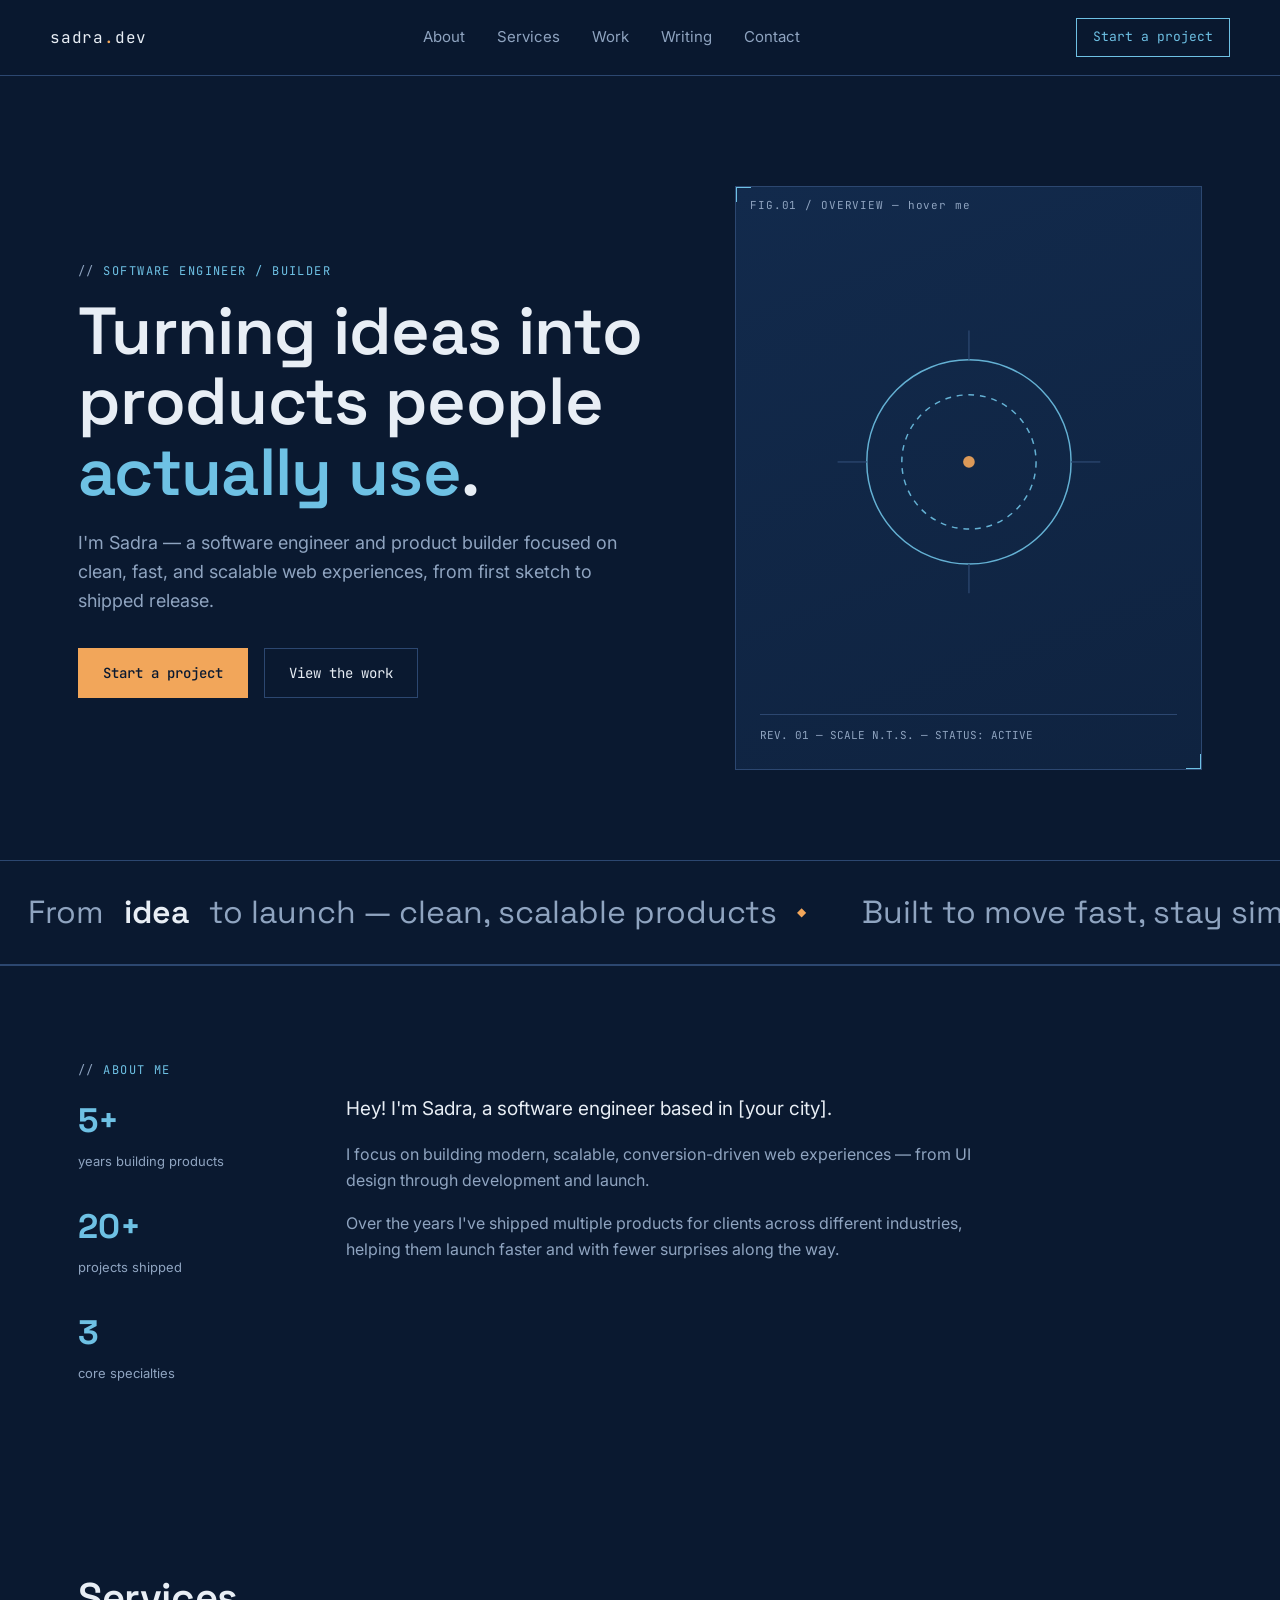
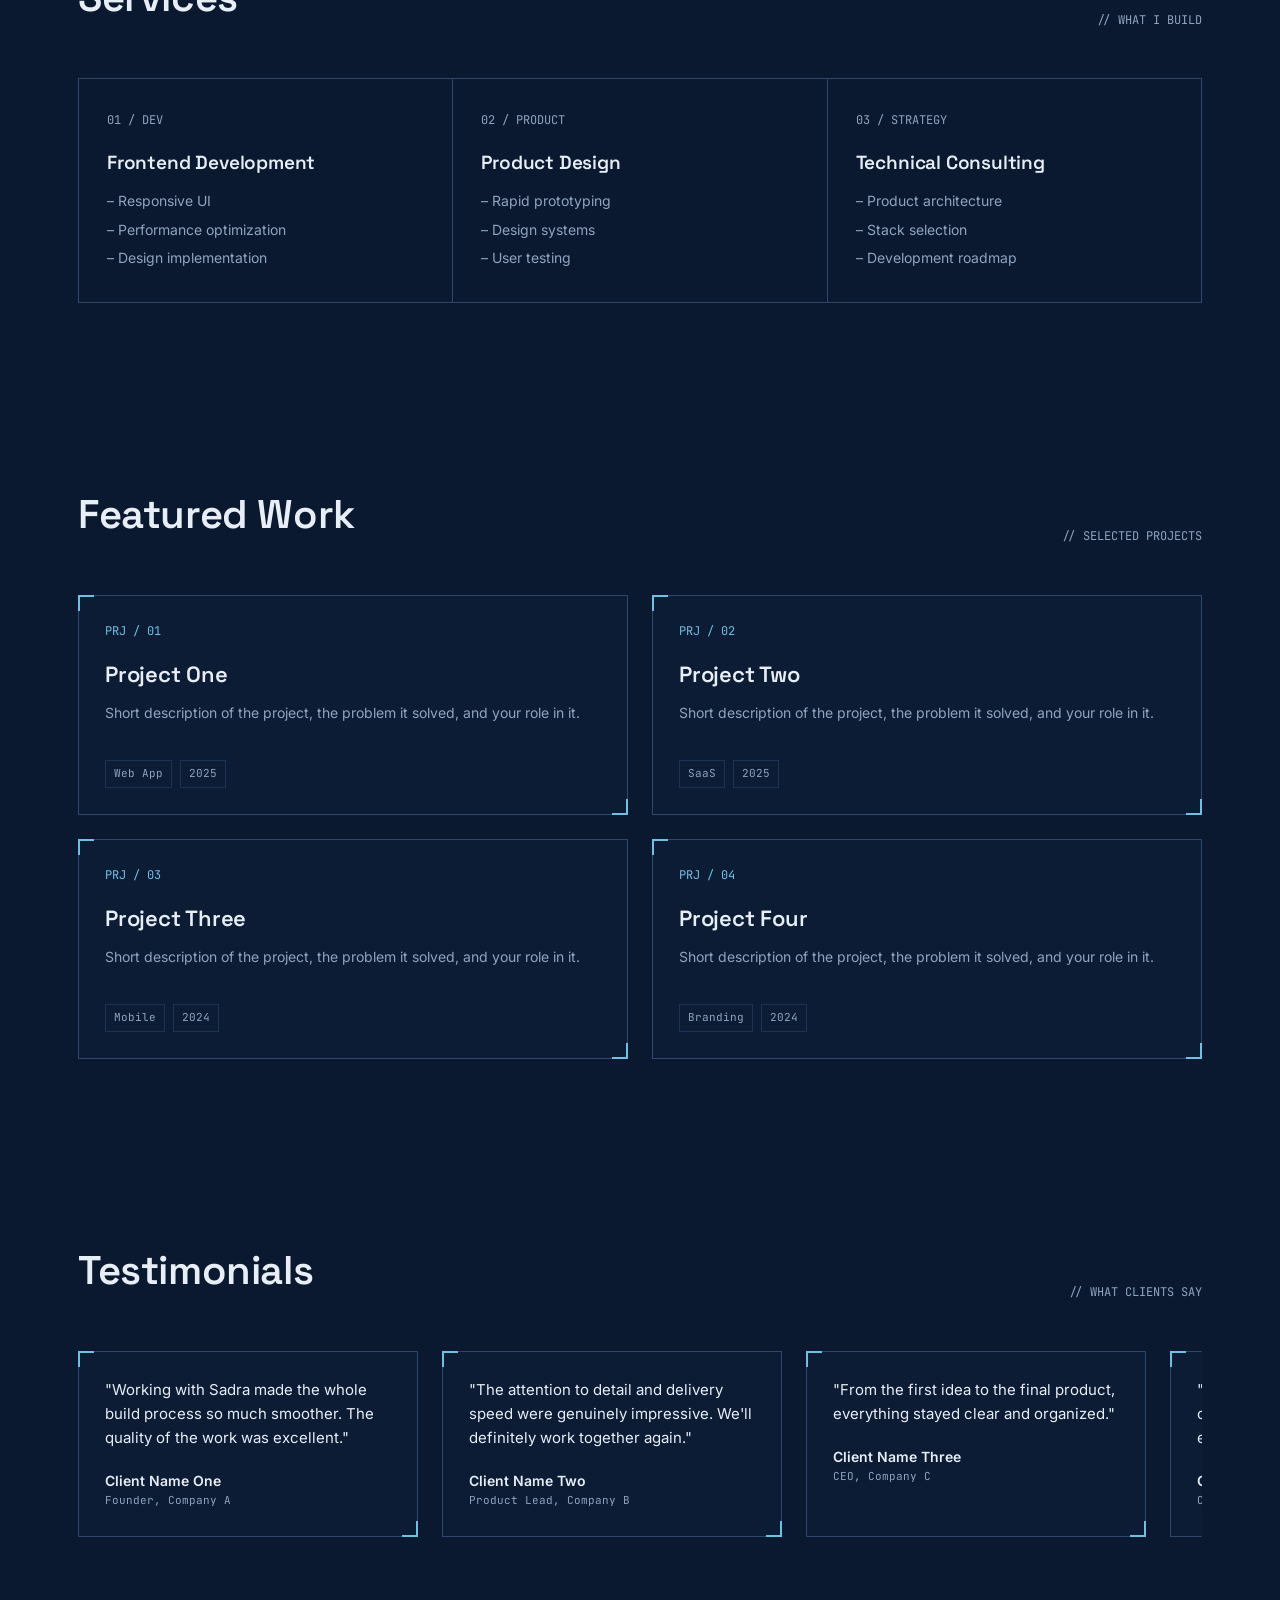
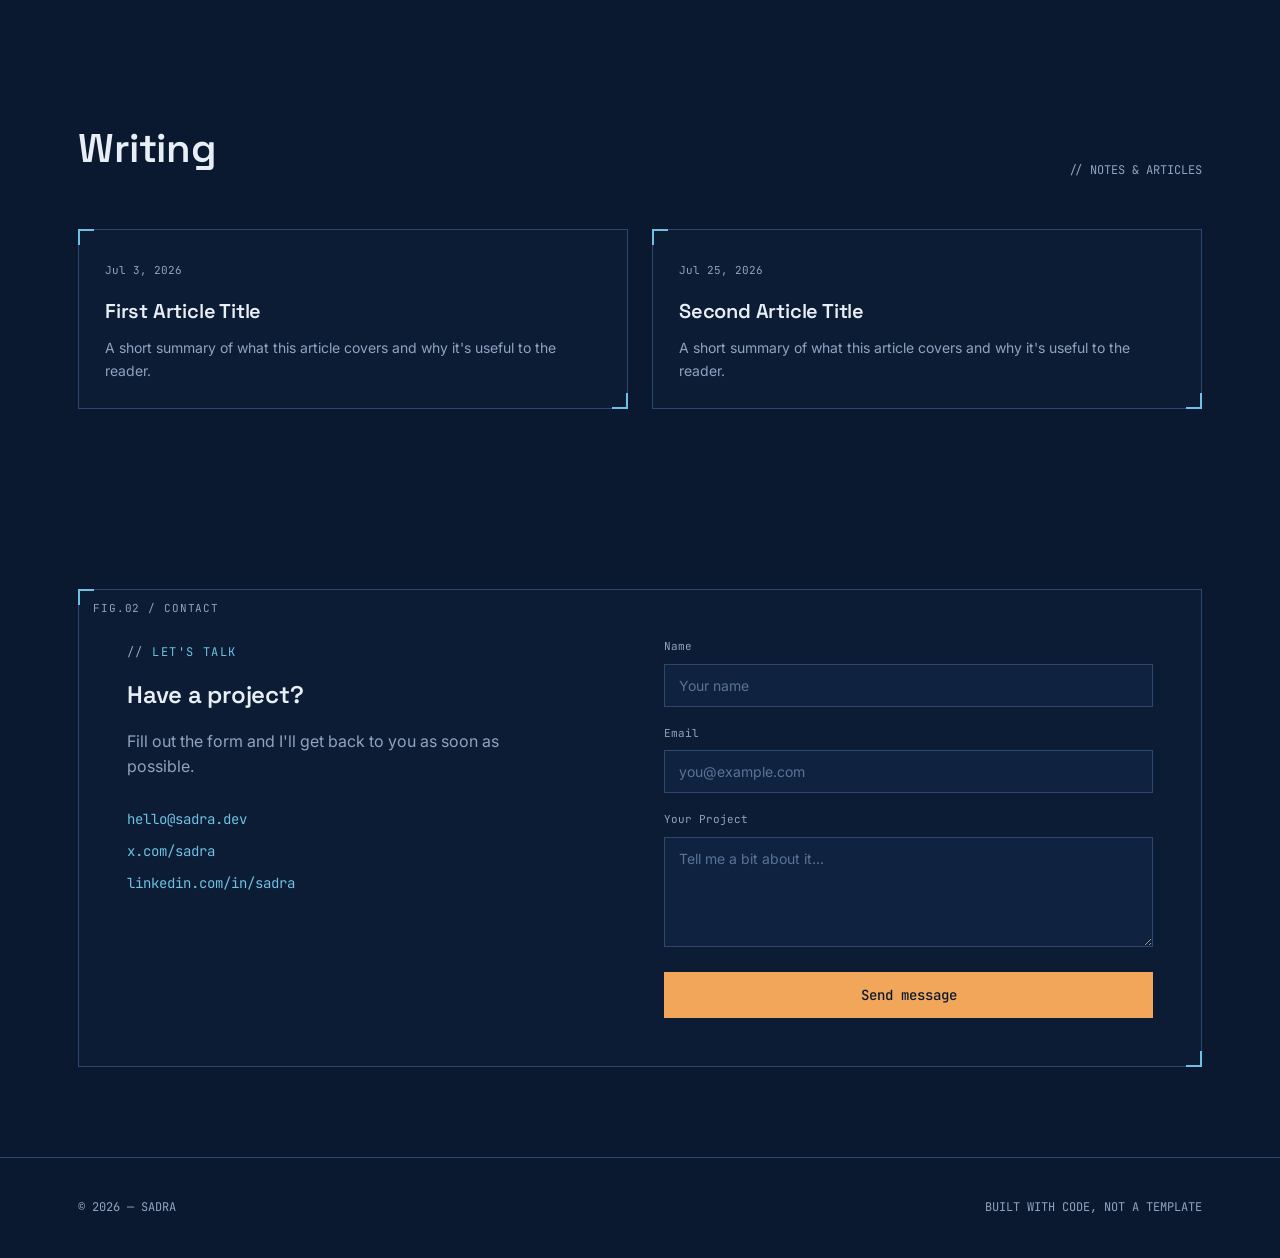
<file: Personel site1 update 2026-6-7/sadra-portfolio.html>
<!DOCTYPE html>
<html lang="en" dir="ltr">
<head>
<meta charset="UTF-8">
<meta name="viewport" content="width=device-width, initial-scale=1.0">
<title>Sadra — Software Engineer &amp; Product Builder</title>
<link rel="preconnect" href="https://fonts.googleapis.com">
<link href="https://fonts.googleapis.com/css2?family=Space+Grotesk:wght@400;500;600;700&family=JetBrains+Mono:wght@400;500&family=Inter:wght@400;500;600;700&display=swap" rel="stylesheet">
<style>
  :root{
    --bg:#0A1930;
    --surface:#0F2340;
    --surface-2:#122A4C;
    --line:#2C4770;
    --line-soft:#1B3358;
    --accent:#6EC1E4;
    --amber:#F2A65A;
    --text:#E8EEF5;
    --text-muted:#8FA4C0;
    --mono:'JetBrains Mono', monospace;
    --display:'Space Grotesk', sans-serif;
    --body:'Inter', sans-serif;
  }

  *{box-sizing:border-box; margin:0; padding:0;}
  html{scroll-behavior:smooth;}

  @media (prefers-reduced-motion: reduce){
    html{scroll-behavior:auto;}
    *{animation-duration:0.01ms !important; animation-iteration-count:1 !important; transition-duration:0.01ms !important;}
  }

  body{
    background:
      linear-gradient(var(--bg), var(--bg)),
      repeating-linear-gradient(0deg, transparent, transparent 39px, var(--line-soft) 39px, var(--line-soft) 40px),
      repeating-linear-gradient(90deg, transparent, transparent 39px, var(--line-soft) 39px, var(--line-soft) 40px);
    color:var(--text);
    font-family:var(--body);
    line-height:1.6;
    -webkit-font-smoothing:antialiased;
  }

  a{color:inherit; text-decoration:none;}
  img{max-width:100%; display:block;}
  ul{list-style:none;}
  button{font-family:inherit; cursor:pointer;}
  ::selection{background:var(--accent); color:var(--bg);}

  a:focus-visible, button:focus-visible, input:focus-visible, textarea:focus-visible{
    outline:2px solid var(--amber);
    outline-offset:3px;
  }

  .wrap{max-width:1180px; margin:0 auto; padding:0 28px;}

  /* Signature: blueprint panel with corner registration marks */
  .panel{position:relative; border:1px solid var(--line); background:rgba(15,35,64,0.35);}
  .panel::before, .panel::after{content:""; position:absolute; width:14px; height:14px; pointer-events:none;}
  .panel::before{top:-1px; left:-1px; border-top:2px solid var(--accent); border-left:2px solid var(--accent);}
  .panel::after{bottom:-1px; right:-1px; border-bottom:2px solid var(--accent); border-right:2px solid var(--accent);}
  .panel-tag{position:absolute; top:10px; left:14px; font-family:var(--mono); font-size:11px; letter-spacing:0.08em; color:var(--text-muted);}

  .eyebrow{font-family:var(--mono); font-size:12px; letter-spacing:0.12em; color:var(--accent); display:inline-block; margin-bottom:14px;}
  .eyebrow::before{content:"// "; color:var(--text-muted);}

  h1,h2,h3{font-family:var(--display); font-weight:600; letter-spacing:-0.01em; color:var(--text);}

  /* Header */
  header{position:sticky; top:0; z-index:50; background:rgba(10,25,48,0.86); backdrop-filter:blur(8px); border-bottom:1px solid var(--line); transition:padding .2s;}
  .nav{display:flex; align-items:center; justify-content:space-between; padding:18px 0; transition:padding .25s;}
  header.scrolled .nav{padding:12px 0;}
  .logo{font-family:var(--mono); font-size:16px; letter-spacing:0.05em; color:var(--text);}
  .logo span{color:var(--amber);}
  .nav-links{display:flex; gap:32px; font-size:15px; color:var(--text-muted);}
  .nav-links a{position:relative; padding:4px 0;}
  .nav-links a::after{content:""; position:absolute; left:0; bottom:0; width:0; height:1px; background:var(--accent); transition:width .25s;}
  .nav-links a:hover{color:var(--accent);}
  .nav-links a:hover::after{width:100%;}
  .nav-cta{font-family:var(--mono); font-size:13px; border:1px solid var(--accent); color:var(--accent); padding:8px 16px; transition:background .15s, color .15s;}
  .nav-cta:hover{background:var(--accent); color:var(--bg);}
  .nav-toggle{display:none; background:none; border:none; color:var(--text); font-size:22px;}

  @media (max-width:840px){
    .nav-links{position:absolute; top:100%; left:0; right:0; flex-direction:column; gap:0; background:var(--bg); border-bottom:1px solid var(--line); display:none;}
    .nav-links.open{display:flex;}
    .nav-links a{padding:16px 28px; border-top:1px solid var(--line-soft);}
    .nav-cta{display:none;}
    .nav-toggle{display:block;}
  }

  /* Hero */
  .hero{padding:110px 0 0;}
  .hero-grid{display:grid; grid-template-columns:1.3fr 1fr; gap:50px; align-items:center;}
  .hero h1{font-size:clamp(38px, 5.2vw, 68px); line-height:1.06; margin-bottom:22px;}
  .hero h1 em{font-style:normal; color:var(--accent);}
  .hero p.lede{font-size:18px; color:var(--text-muted); max-width:52ch; margin-bottom:32px;}
  .btn-row{display:flex; gap:16px; flex-wrap:wrap;}
  .btn{font-family:var(--mono); font-size:14px; padding:13px 24px; border:1px solid var(--line); transition:border-color .15s, background .15s, color .15s, transform .15s;}
  .btn-primary{background:var(--amber); color:var(--bg); border-color:var(--amber); font-weight:500;}
  .btn-primary:hover{background:#fff; border-color:#fff; transform:translateY(-2px);}
  .btn-ghost{color:var(--text); border-color:var(--line);}
  .btn-ghost:hover{border-color:var(--accent); color:var(--accent); transform:translateY(-2px);}

  .hero-panel{aspect-ratio:4/5; padding:24px; display:flex; flex-direction:column; justify-content:flex-end; background:linear-gradient(160deg, var(--surface-2), var(--surface)); position:relative; overflow:hidden;}
  .hero-panel .schematic{flex:1; position:relative;}
  .hero-panel .schematic .layer{position:absolute; inset:0; display:flex; align-items:center; justify-content:center; transition:opacity .6s ease, transform .6s ease;}
  .hero-panel .schematic .layer.back{opacity:1;}
  .hero-panel .schematic .layer.front{opacity:0; transform:scale(1.04);}
  .hero-panel:hover .schematic .layer.back{opacity:0;}
  .hero-panel:hover .schematic .layer.front{opacity:1; transform:scale(1);}
  .hero-panel .schematic svg{width:70%; height:auto; opacity:0.9;}
  .hero-panel .caption{font-family:var(--mono); font-size:11px; color:var(--text-muted); border-top:1px solid var(--line); padding-top:12px;}

  @media (max-width:900px){ .hero-grid{grid-template-columns:1fr;} }

  /* Marquee */
  .marquee-wrap{overflow:hidden; border-top:1px solid var(--line); border-bottom:1px solid var(--line); padding:26px 0; margin-top:90px;}
  .marquee-track{display:flex; width:max-content; animation:marquee 24s linear infinite;}
  .marquee-track span{font-family:var(--display); font-size:clamp(20px,3vw,32px); color:var(--text-muted); white-space:nowrap; padding:0 28px; display:flex; align-items:center; gap:20px;}
  .marquee-track span b{color:var(--text); font-weight:600;}
  .marquee-track span::after{content:"◆"; color:var(--amber); font-size:12px;}
  @keyframes marquee{ from{transform:translateX(0);} to{transform:translateX(-50%);} }
  @media (prefers-reduced-motion: reduce){ .marquee-track{animation:none;} }

  section{padding:90px 0;}
  .section-head{display:flex; justify-content:space-between; align-items:flex-end; margin-bottom:48px; gap:24px; flex-wrap:wrap;}
  .section-head h2{font-size:clamp(28px,3.4vw,40px);}
  .section-note{font-family:var(--mono); font-size:12px; color:var(--text-muted); max-width:32ch;}

  /* Bio */
  .bio{border-top:1px solid var(--line);}
  .bio-grid{display:grid; grid-template-columns:220px 1fr; gap:48px;}
  .bio-stats{display:flex; flex-direction:column; gap:26px;}
  .stat b{display:block; font-family:var(--display); font-size:34px; color:var(--accent);}
  .stat span{font-size:13px; color:var(--text-muted);}
  .bio-body p{color:var(--text-muted); margin-bottom:18px; max-width:64ch;}
  .bio-body p:first-child{color:var(--text); font-size:19px;}
  @media (max-width:760px){ .bio-grid{grid-template-columns:1fr;} }

  /* Services */
  .services-grid{display:grid; grid-template-columns:repeat(3, 1fr); gap:1px; background:var(--line); border:1px solid var(--line);}
  .service{background:var(--bg); padding:32px 28px; transition:background .25s;}
  .service:hover{background:var(--surface);}
  .service .idx{font-family:var(--mono); font-size:12px; color:var(--text-muted); display:block; margin-bottom:18px;}
  .service h3{font-size:19px; margin-bottom:12px;}
  .service ul{color:var(--text-muted); font-size:14px; display:flex; flex-direction:column; gap:6px;}
  .service ul li::before{content:"– ";}
  @media (max-width:760px){ .services-grid{grid-template-columns:1fr;} }

  /* Projects */
  .projects-grid{display:grid; grid-template-columns:repeat(2, 1fr); gap:24px;}
  .project{padding:26px; display:flex; flex-direction:column; min-height:220px; transition:transform .35s cubic-bezier(.16,.8,.3,1), border-color .35s;}
  .project:hover{transform:translateY(-6px); border-color:var(--accent);}
  .project .idx{font-family:var(--mono); font-size:12px; color:var(--accent);}
  .project h3{font-size:22px; margin:16px 0 10px; transition:color .25s;}
  .project:hover h3{color:var(--accent);}
  .project p{color:var(--text-muted); font-size:14px; flex:1;}
  .project .tags{display:flex; gap:8px; flex-wrap:wrap; margin-top:16px;}
  .project .tags span{font-family:var(--mono); font-size:11px; color:var(--text-muted); border:1px solid var(--line-soft); padding:4px 8px;}
  @media (max-width:760px){ .projects-grid{grid-template-columns:1fr;} }

  /* Testimonials marquee */
  .testi-marquee{overflow:hidden; margin-top:8px;}
  .testi-track{display:flex; gap:24px; width:max-content; animation:testiScroll 40s linear infinite;}
  .testi-track:hover{animation-play-state:paused;}
  .testi-track .testi{min-width:340px; max-width:340px; padding:26px;}
  .testi p{font-size:15px; color:var(--text); margin-bottom:20px;}
  .testi footer{display:flex; flex-direction:column;}
  .testi .name{font-weight:600; font-size:14px;}
  .testi .role{font-family:var(--mono); font-size:11px; color:var(--text-muted);}
  @keyframes testiScroll{ from{transform:translateX(0);} to{transform:translateX(-50%);} }
  @media (prefers-reduced-motion: reduce){ .testi-track{animation:none;} }

  /* Blog */
  .blog-grid{display:grid; grid-template-columns:repeat(2,1fr); gap:24px;}
  .post{padding:26px; transition:border-color .25s;}
  .post:hover{border-color:var(--accent);}
  .post .date{font-family:var(--mono); font-size:11px; color:var(--text-muted);}
  .post h3{font-size:20px; margin:14px 0 10px;}
  .post p{color:var(--text-muted); font-size:14px;}
  @media (max-width:760px){ .blog-grid{grid-template-columns:1fr;} }

  /* Contact */
  .contact-grid{display:grid; grid-template-columns:1fr 1fr; gap:48px;}
  .contact-copy p{color:var(--text-muted); max-width:44ch; margin-top:14px;}
  .contact-links{margin-top:28px; display:flex; flex-direction:column; gap:10px;}
  .contact-links a{font-family:var(--mono); font-size:14px; color:var(--accent); transition:opacity .2s;}
  .contact-links a:hover{opacity:.75;}
  .field{margin-bottom:18px;}
  .field label{display:block; font-family:var(--mono); font-size:11px; color:var(--text-muted); margin-bottom:8px;}
  .field input, .field textarea{width:100%; background:var(--surface); border:1px solid var(--line); color:var(--text); padding:12px 14px; font-family:var(--body); font-size:14px; transition:border-color .2s;}
  .field input:focus, .field textarea:focus{border-color:var(--accent);}
  .field textarea{resize:vertical; min-height:110px;}
  .field input::placeholder, .field textarea::placeholder{color:#5A7396;}
  @media (max-width:760px){ .contact-grid{grid-template-columns:1fr;} }

  footer.site-footer{border-top:1px solid var(--line); padding:40px 0;}
  .footer-grid{display:flex; justify-content:space-between; flex-wrap:wrap; gap:20px; font-family:var(--mono); font-size:12px; color:var(--text-muted);}
  .footer-grid a:hover{color:var(--accent);}

  .reveal{opacity:0; transform:translateY(24px); transition:opacity .7s cubic-bezier(.16,.8,.3,1), transform .7s cubic-bezier(.16,.8,.3,1);}
  .reveal.in{opacity:1; transform:translateY(0);}

  .crosshair{position:fixed; top:0; left:0; width:26px; height:26px; pointer-events:none; z-index:999; transform:translate(-50%,-50%); mix-blend-mode:difference; transition:width .2s, height .2s, opacity .2s; opacity:0;}
  .crosshair::before, .crosshair::after{content:""; position:absolute; background:var(--accent);}
  .crosshair::before{top:50%; left:0; width:100%; height:1px; transform:translateY(-50%);}
  .crosshair::after{left:50%; top:0; height:100%; width:1px; transform:translateX(-50%);}
  .crosshair.active{opacity:1;}
  .crosshair.big{width:52px; height:52px;}
  @media (max-width:900px){ .crosshair{display:none;} }
</style>
</head>
<body>

<header>
  <div class="wrap nav">
    <a href="#top" class="logo">sadra<span>.</span>dev</a>
    <nav class="nav-links" id="navLinks">
      <a href="#bio">About</a>
      <a href="#services">Services</a>
      <a href="#projects">Work</a>
      <a href="#blog">Writing</a>
      <a href="#contact">Contact</a>
    </nav>
    <a href="#contact" class="nav-cta">Start a project</a>
    <button class="nav-toggle" id="navToggle" aria-label="Open menu">☰</button>
  </div>
</header>

<main id="top">

  <!-- HERO -->
  <section class="hero">
    <div class="wrap hero-grid">
      <div class="reveal">
        <span class="eyebrow">SOFTWARE ENGINEER / BUILDER</span>
        <h1>Turning ideas into<br>products people <em>actually use</em>.</h1>
        <p class="lede">
          I'm Sadra — a software engineer and product builder focused on clean,
          fast, and scalable web experiences, from first sketch to shipped release.
        </p>
        <div class="btn-row">
          <a href="#contact" class="btn btn-primary">Start a project</a>
          <a href="#projects" class="btn btn-ghost">View the work</a>
        </div>
      </div>
      <div class="panel hero-panel reveal">
        <span class="panel-tag">FIG.01 / OVERVIEW — hover me</span>
        <div class="schematic">
          <div class="layer back">
            <svg viewBox="0 0 200 200" fill="none" xmlns="http://www.w3.org/2000/svg">
              <circle cx="100" cy="100" r="70" stroke="#6EC1E4" stroke-width="1"/>
              <circle cx="100" cy="100" r="46" stroke="#6EC1E4" stroke-width="1" stroke-dasharray="4 4"/>
              <circle cx="100" cy="100" r="4" fill="#F2A65A"/>
              <line x1="100" y1="10" x2="100" y2="30" stroke="#2C4770"/>
              <line x1="100" y1="170" x2="100" y2="190" stroke="#2C4770"/>
              <line x1="10" y1="100" x2="30" y2="100" stroke="#2C4770"/>
              <line x1="170" y1="100" x2="190" y2="100" stroke="#2C4770"/>
            </svg>
          </div>
          <div class="layer front">
            <svg viewBox="0 0 200 200" fill="none" xmlns="http://www.w3.org/2000/svg">
              <rect x="55" y="30" width="90" height="90" stroke="#F2A65A" stroke-width="1"/>
              <rect x="70" y="45" width="60" height="60" stroke="#6EC1E4" stroke-width="1" stroke-dasharray="4 4"/>
              <circle cx="100" cy="75" r="3" fill="#F2A65A"/>
              <line x1="30" y1="150" x2="170" y2="150" stroke="#2C4770"/>
              <line x1="30" y1="150" x2="30" y2="160" stroke="#2C4770"/>
              <line x1="170" y1="150" x2="170" y2="160" stroke="#2C4770"/>
            </svg>
          </div>
        </div>
        <div class="caption">REV. 01 — SCALE N.T.S. — STATUS: ACTIVE</div>
        <!-- Swap either <svg> above for <img src="your-photo.jpg"> to personalize -->
      </div>
    </div>
  </section>

  <!-- MARQUEE -->
  <div class="marquee-wrap">
    <div class="marquee-track">
      <span>From <b>idea</b> to launch — clean, scalable products</span>
      <span>Built to move fast, stay simple</span>
      <span>Driven by clarity and structured systems</span>
      <span>From <b>idea</b> to launch — clean, scalable products</span>
      <span>Built to move fast, stay simple</span>
      <span>Driven by clarity and structured systems</span>
    </div>
  </div>

  <!-- BIO -->
  <section class="bio" id="bio">
    <div class="wrap">
      <span class="eyebrow">ABOUT ME</span>
      <div class="bio-grid">
        <div class="bio-stats reveal">
          <div class="stat"><b>5+</b><span>years building products</span></div>
          <div class="stat"><b>20+</b><span>projects shipped</span></div>
          <div class="stat"><b>3</b><span>core specialties</span></div>
        </div>
        <div class="bio-body reveal">
          <p>Hey! I'm Sadra, a software engineer based in [your city].</p>
          <p>I focus on building modern, scalable, conversion-driven web experiences — from UI design through development and launch.</p>
          <p>Over the years I've shipped multiple products for clients across different industries, helping them launch faster and with fewer surprises along the way.</p>
        </div>
      </div>
    </div>
  </section>

  <!-- SERVICES -->
  <section id="services">
    <div class="wrap">
      <div class="section-head reveal">
        <h2>Services</h2>
        <span class="section-note">// WHAT I BUILD</span>
      </div>
      <div class="services-grid">
        <div class="service reveal">
          <span class="idx">01 / DEV</span>
          <h3>Frontend Development</h3>
          <ul><li>Responsive UI</li><li>Performance optimization</li><li>Design implementation</li></ul>
        </div>
        <div class="service reveal">
          <span class="idx">02 / PRODUCT</span>
          <h3>Product Design</h3>
          <ul><li>Rapid prototyping</li><li>Design systems</li><li>User testing</li></ul>
        </div>
        <div class="service reveal">
          <span class="idx">03 / STRATEGY</span>
          <h3>Technical Consulting</h3>
          <ul><li>Product architecture</li><li>Stack selection</li><li>Development roadmap</li></ul>
        </div>
      </div>
    </div>
  </section>

  <!-- PROJECTS -->
  <section id="projects">
    <div class="wrap">
      <div class="section-head reveal">
        <h2>Featured Work</h2>
        <span class="section-note">// SELECTED PROJECTS</span>
      </div>
      <div class="projects-grid">
        <div class="panel project reveal">
          <span class="idx">PRJ / 01</span>
          <h3>Project One</h3>
          <p>Short description of the project, the problem it solved, and your role in it.</p>
          <div class="tags"><span>Web App</span><span>2025</span></div>
        </div>
        <div class="panel project reveal">
          <span class="idx">PRJ / 02</span>
          <h3>Project Two</h3>
          <p>Short description of the project, the problem it solved, and your role in it.</p>
          <div class="tags"><span>SaaS</span><span>2025</span></div>
        </div>
        <div class="panel project reveal">
          <span class="idx">PRJ / 03</span>
          <h3>Project Three</h3>
          <p>Short description of the project, the problem it solved, and your role in it.</p>
          <div class="tags"><span>Mobile</span><span>2024</span></div>
        </div>
        <div class="panel project reveal">
          <span class="idx">PRJ / 04</span>
          <h3>Project Four</h3>
          <p>Short description of the project, the problem it solved, and your role in it.</p>
          <div class="tags"><span>Branding</span><span>2024</span></div>
        </div>
      </div>
    </div>
  </section>

  <!-- TESTIMONIALS -->
  <section id="testimonials">
    <div class="wrap">
      <div class="section-head reveal">
        <h2>Testimonials</h2>
        <span class="section-note">// WHAT CLIENTS SAY</span>
      </div>
      <div class="testi-marquee reveal">
        <div class="testi-track">
          <div class="panel testi"><p>"Working with Sadra made the whole build process so much smoother. The quality of the work was excellent."</p><footer><span class="name">Client Name One</span><span class="role">Founder, Company A</span></footer></div>
          <div class="panel testi"><p>"The attention to detail and delivery speed were genuinely impressive. We'll definitely work together again."</p><footer><span class="name">Client Name Two</span><span class="role">Product Lead, Company B</span></footer></div>
          <div class="panel testi"><p>"From the first idea to the final product, everything stayed clear and organized."</p><footer><span class="name">Client Name Three</span><span class="role">CEO, Company C</span></footer></div>
          <div class="panel testi"><p>"Easy to communicate with, delivered on time, and the result exceeded expectations."</p><footer><span class="name">Client Name Four</span><span class="role">COO, Company D</span></footer></div>
          <div class="panel testi" aria-hidden="true"><p>"Working with Sadra made the whole build process so much smoother. The quality of the work was excellent."</p><footer><span class="name">Client Name One</span><span class="role">Founder, Company A</span></footer></div>
          <div class="panel testi" aria-hidden="true"><p>"The attention to detail and delivery speed were genuinely impressive. We'll definitely work together again."</p><footer><span class="name">Client Name Two</span><span class="role">Product Lead, Company B</span></footer></div>
          <div class="panel testi" aria-hidden="true"><p>"From the first idea to the final product, everything stayed clear and organized."</p><footer><span class="name">Client Name Three</span><span class="role">CEO, Company C</span></footer></div>
          <div class="panel testi" aria-hidden="true"><p>"Easy to communicate with, delivered on time, and the result exceeded expectations."</p><footer><span class="name">Client Name Four</span><span class="role">COO, Company D</span></footer></div>
        </div>
      </div>
    </div>
  </section>

  <!-- BLOG -->
  <section id="blog">
    <div class="wrap">
      <div class="section-head reveal">
        <h2>Writing</h2>
        <span class="section-note">// NOTES &amp; ARTICLES</span>
      </div>
      <div class="blog-grid">
        <div class="panel post reveal">
          <span class="date">Jul 3, 2026</span>
          <h3>First Article Title</h3>
          <p>A short summary of what this article covers and why it's useful to the reader.</p>
        </div>
        <div class="panel post reveal">
          <span class="date">Jul 25, 2026</span>
          <h3>Second Article Title</h3>
          <p>A short summary of what this article covers and why it's useful to the reader.</p>
        </div>
      </div>
    </div>
  </section>

  <!-- CONTACT -->
  <section id="contact">
    <div class="wrap">
      <div class="panel reveal" style="padding:48px;">
        <span class="panel-tag">FIG.02 / CONTACT</span>
        <div class="contact-grid">
          <div class="contact-copy">
            <span class="eyebrow">LET'S TALK</span>
            <h2>Have a project?</h2>
            <p>Fill out the form and I'll get back to you as soon as possible.</p>
            <div class="contact-links">
              <a href="mailto:hello@sadra.dev">hello@sadra.dev</a>
              <a href="#">x.com/sadra</a>
              <a href="#">linkedin.com/in/sadra</a>
            </div>
          </div>
          <form onsubmit="event.preventDefault(); this.querySelector('.btn-primary').textContent='Sent ✓';">
            <div class="field"><label for="name">Name</label><input id="name" type="text" placeholder="Your name" required></div>
            <div class="field"><label for="email">Email</label><input id="email" type="email" placeholder="you@example.com" required></div>
            <div class="field"><label for="msg">Your Project</label><textarea id="msg" placeholder="Tell me a bit about it..." required></textarea></div>
            <button type="submit" class="btn btn-primary" style="width:100%;">Send message</button>
          </form>
        </div>
      </div>
    </div>
  </section>

</main>

<footer class="site-footer">
  <div class="wrap footer-grid">
    <span>© 2026 — SADRA</span>
    <span>BUILT WITH CODE, NOT A TEMPLATE</span>
  </div>
</footer>

<div class="crosshair" id="crosshair"></div>

<script>
  const toggle = document.getElementById('navToggle');
  const links = document.getElementById('navLinks');
  toggle.addEventListener('click', () => links.classList.toggle('open'));
  links.querySelectorAll('a').forEach(a => a.addEventListener('click', () => links.classList.remove('open')));

  document.querySelectorAll('.services-grid, .projects-grid, .blog-grid').forEach(group => {
    [...group.children].forEach((child, i) => {
      child.classList.add('reveal');
      child.style.transitionDelay = (i * 90) + 'ms';
    });
  });

  const revealEls = document.querySelectorAll('.reveal');
  if ('IntersectionObserver' in window){
    const io = new IntersectionObserver((entries) => {
      entries.forEach(e => { if(e.isIntersecting){ e.target.classList.add('in'); io.unobserve(e.target); } });
    }, {threshold:0.12});
    revealEls.forEach(el => io.observe(el));
  } else {
    revealEls.forEach(el => el.classList.add('in'));
  }

  const header = document.querySelector('header');
  window.addEventListener('scroll', () => {
    header.classList.toggle('scrolled', window.scrollY > 40);
  }, {passive:true});

  const prefersReduced = window.matchMedia('(prefers-reduced-motion: reduce)').matches;
  const crosshair = document.getElementById('crosshair');
  if (!prefersReduced && window.matchMedia('(pointer:fine)').matches){
    window.addEventListener('mousemove', (e) => {
      crosshair.style.left = e.clientX + 'px';
      crosshair.style.top = e.clientY + 'px';
      crosshair.classList.add('active');
    });
    document.addEventListener('mouseleave', () => crosshair.classList.remove('active'));
    document.querySelectorAll('a, button, .project, .testi').forEach(el => {
      el.addEventListener('mouseenter', () => crosshair.classList.add('big'));
      el.addEventListener('mouseleave', () => crosshair.classList.remove('big'));
    });
  }

  const statEls = document.querySelectorAll('.stat b');
  const animateCount = (el) => {
    const raw = el.textContent.trim();
    const target = parseInt(raw.replace(/\D/g, ''), 10) || 0;
    const suffix = raw.replace(/[0-9]/g, '');
    const duration = 1100;
    const start = performance.now();
    const step = (now) => {
      const p = Math.min((now - start) / duration, 1);
      const eased = 1 - Math.pow(1 - p, 3);
      el.textContent = Math.round(eased * target) + suffix;
      if (p < 1) requestAnimationFrame(step);
    };
    if (prefersReduced) { el.textContent = raw; return; }
    requestAnimationFrame(step);
  };
  if ('IntersectionObserver' in window){
    const statIo = new IntersectionObserver((entries) => {
      entries.forEach(e => { if(e.isIntersecting){ animateCount(e.target); statIo.unobserve(e.target); } });
    }, {threshold:0.5});
    statEls.forEach(el => statIo.observe(el));
  }
</script>

</body>
</html>
</file>
